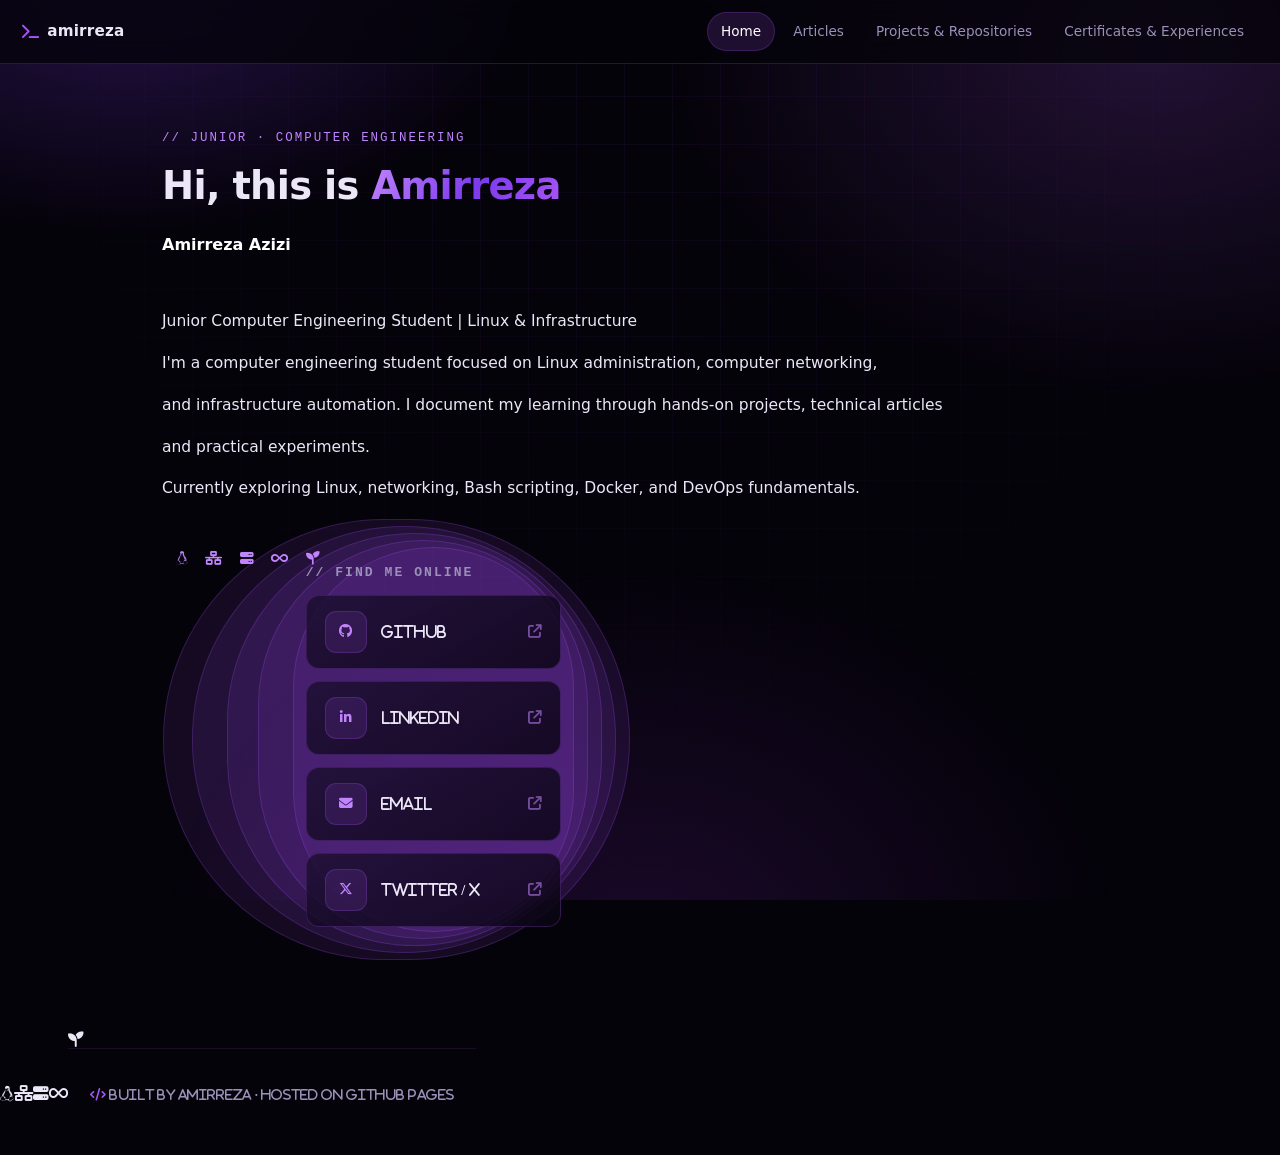
<file: index.html>
<!DOCTYPE html>
<html lang="en">
<head>
  <meta charset="UTF-8" />
  <meta name="viewport" content="width=device-width, initial-scale=1" />
  <title>Amirreza — Home</title>
  <meta name="description" content="Amirreza — a junior interested in Linux, Networking, Infrastructure and DevOps." />
  <link rel="stylesheet" href="https://cdnjs.cloudflare.com/ajax/libs/font-awesome/6.5.2/css/all.min.css" />
  <link rel="stylesheet" href="style.css" />
</head>
<body>

  <nav class="nav">
    <a href="index.html" class="nav-brand"><i class="fa-solid fa-terminal"></i> amirreza</a>
    <div class="nav-links">
      <a href="index.html" class="active" aria-current="page">Home</a>
      <a href="articles.html">Articles</a>
      <a href="repositories.html">Projects &amp; Repositories</a>
      <a href="certificates.html">Certificates &amp; Experiences</a>
    </div>
  </nav>

  <section class="section hero">
    <p class="eyebrow">// junior · computer engineering</p>

    <h1 class="hero-title">Hi, this is <span class="grad">Amirreza</span></h1>

    <p class="lead">
      <strong>Amirreza Azizi</strong>
      <p>Junior Computer Engineering Student | Linux & Infrastructure</p>
      <p>I'm a computer engineering student focused on Linux administration, computer networking,</p>
      <p>and infrastructure automation. I document my learning through hands-on projects, technical articles</p>
      <p>and practical experiments.</p>
      <p>Currently exploring Linux, networking, Bash scripting, Docker, and DevOps fundamentals.</p>
      <span class="chip"><i class="fa-brands fa-linux">
      <span class="chip"><i class="fa-solid fa-network-wired">
      <span class="chip"><i class="fa-solid fa-server">
      <span class="chip"><i class="fa-solid fa-infinity">
      <span class="chip"><i class="fa-solid fa-seedling">

    <p class="contact-heading">// find me online</p>
    <div class="contact-list">

      <a class="contact-item" href="https://github.com/amirow-unknown/" target="_blank" rel="noopener noreferrer">
        <span class="ico"><i class="fa-brands fa-github"></i></span>
        <span class="txt"><b>GitHub</b></span>
        <span class="go"><i class="fa-solid fa-arrow-up-right-from-square"></i></span>
      </a>

      <a class="contact-item" href="https://www.linkedin.com/in/amirrezaazizi1/" target="_blank" rel="noopener noreferrer">
        <span class="ico"><i class="fa-brands fa-linkedin-in"></i></span>
        <span class="txt"><b>LinkedIn</b></span>
        <span class="go"><i class="fa-solid fa-arrow-up-right-from-square"></i></span>
      </a>

      <a class="contact-item" href="mailto:amirazizioff@gmail.com">
        <span class="ico"><i class="fa-solid fa-envelope"></i></span>
        <span class="txt"><b>Email</b></span>
        <span class="go"><i class="fa-solid fa-arrow-up-right-from-square"></i></span>
      </a>

      <a class="contact-item" href="https://x.com/amirow_unknown" target="_blank" rel="noopener noreferrer">
        <span class="ico"><i class="fa-brands fa-x-twitter"></i></span>
        <span class="txt"><b>Twitter / X</b></span>
        <span class="go"><i class="fa-solid fa-arrow-up-right-from-square"></i></span>
      </a>

    </div>
  </section>

  <footer>
    <i class="fa-solid fa-code"></i> Built by Amirreza · hosted on GitHub Pages
  </footer>

</body>
</html>
</file>
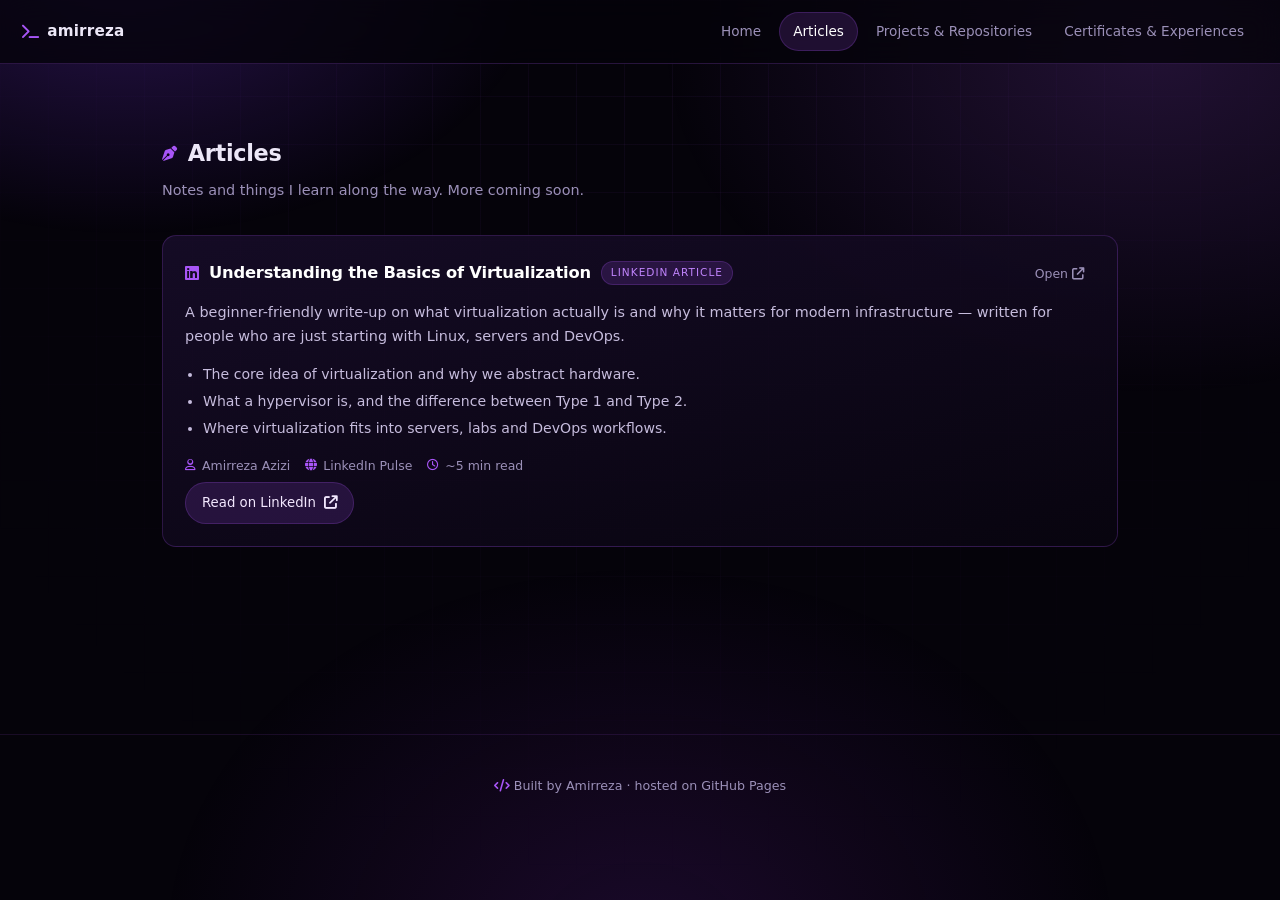
<file: articles.html>
<!DOCTYPE html>
<html lang="en">
<head>
  <meta charset="UTF-8" />
  <meta name="viewport" content="width=device-width, initial-scale=1" />
  <title>Articles — Amirreza</title>
  <meta name="description" content="Articles and notes by Amirreza about virtualization, Linux, networking and infrastructure." />
  <link rel="stylesheet" href="https://cdnjs.cloudflare.com/ajax/libs/font-awesome/6.5.2/css/all.min.css" />
  <link rel="stylesheet" href="style.css" />
</head>
<body>

  <nav class="nav">
    <a href="index.html" class="nav-brand"><i class="fa-solid fa-terminal"></i> amirreza</a>
    <div class="nav-links">
      <a href="index.html">Home</a>
      <a href="articles.html" class="active" aria-current="page">Articles</a>
      <a href="repositories.html">Projects &amp; Repositories</a>
      <a href="certificates.html">Certificates &amp; Experiences</a>
    </div>
  </nav>

  <section class="section">
    <h2 class="section-title"><i class="fa-solid fa-pen-nib"></i> Articles</h2>
    <p class="section-sub">Notes and things I learn along the way. More coming soon.</p>

    <div class="repo-list">

      <!-- ===== ARTICLE 1 ===== -->
      <article class="card">
        <div class="card-head">
          <i class="fa-brands fa-linkedin card-icon"></i>
          <h3>
            <a href="https://www.linkedin.com/pulse/understanding-basics-virtualization-amirreza-azizi-9ib1f/"
               target="_blank" rel="noopener noreferrer">
              Understanding the Basics of Virtualization
            </a>
          </h3>
          <span class="badge">LinkedIn article</span>
          <a class="open-link"
             href="https://www.linkedin.com/pulse/understanding-basics-virtualization-amirreza-azizi-9ib1f/"
             target="_blank" rel="noopener noreferrer">
            Open <i class="fa-solid fa-arrow-up-right-from-square"></i>
          </a>
        </div>

        <p class="card-desc">
          A beginner-friendly write-up on what virtualization actually is and why it matters
          for modern infrastructure — written for people who are just starting with Linux,
          servers and DevOps.
        </p>

        <!-- اگر جزئیات دقیق‌تری از مقاله می‌خوای، این لیست رو ویرایش کن -->
        <ul class="article-points">
          <li>The core idea of virtualization and why we abstract hardware.</li>
          <li>What a hypervisor is, and the difference between Type 1 and Type 2.</li>
          <li>Where virtualization fits into servers, labs and DevOps workflows.</li>
        </ul>

        <div class="card-meta">
          <span><i class="fa-regular fa-user"></i> Amirreza Azizi</span>
          <span><i class="fa-solid fa-globe"></i> LinkedIn Pulse</span>
          <span><i class="fa-regular fa-clock"></i> ~5 min read</span>
        </div>

        <a class="btn"
           href="https://www.linkedin.com/pulse/understanding-basics-virtualization-amirreza-azizi-9ib1f/"
           target="_blank" rel="noopener noreferrer">
          Read on LinkedIn <i class="fa-solid fa-arrow-up-right-from-square"></i>
        </a>
      </article>

    </div>
  </section>

  <footer>
    <i class="fa-solid fa-code"></i> Built by Amirreza · hosted on GitHub Pages
  </footer>

</body>
</html>
</file>
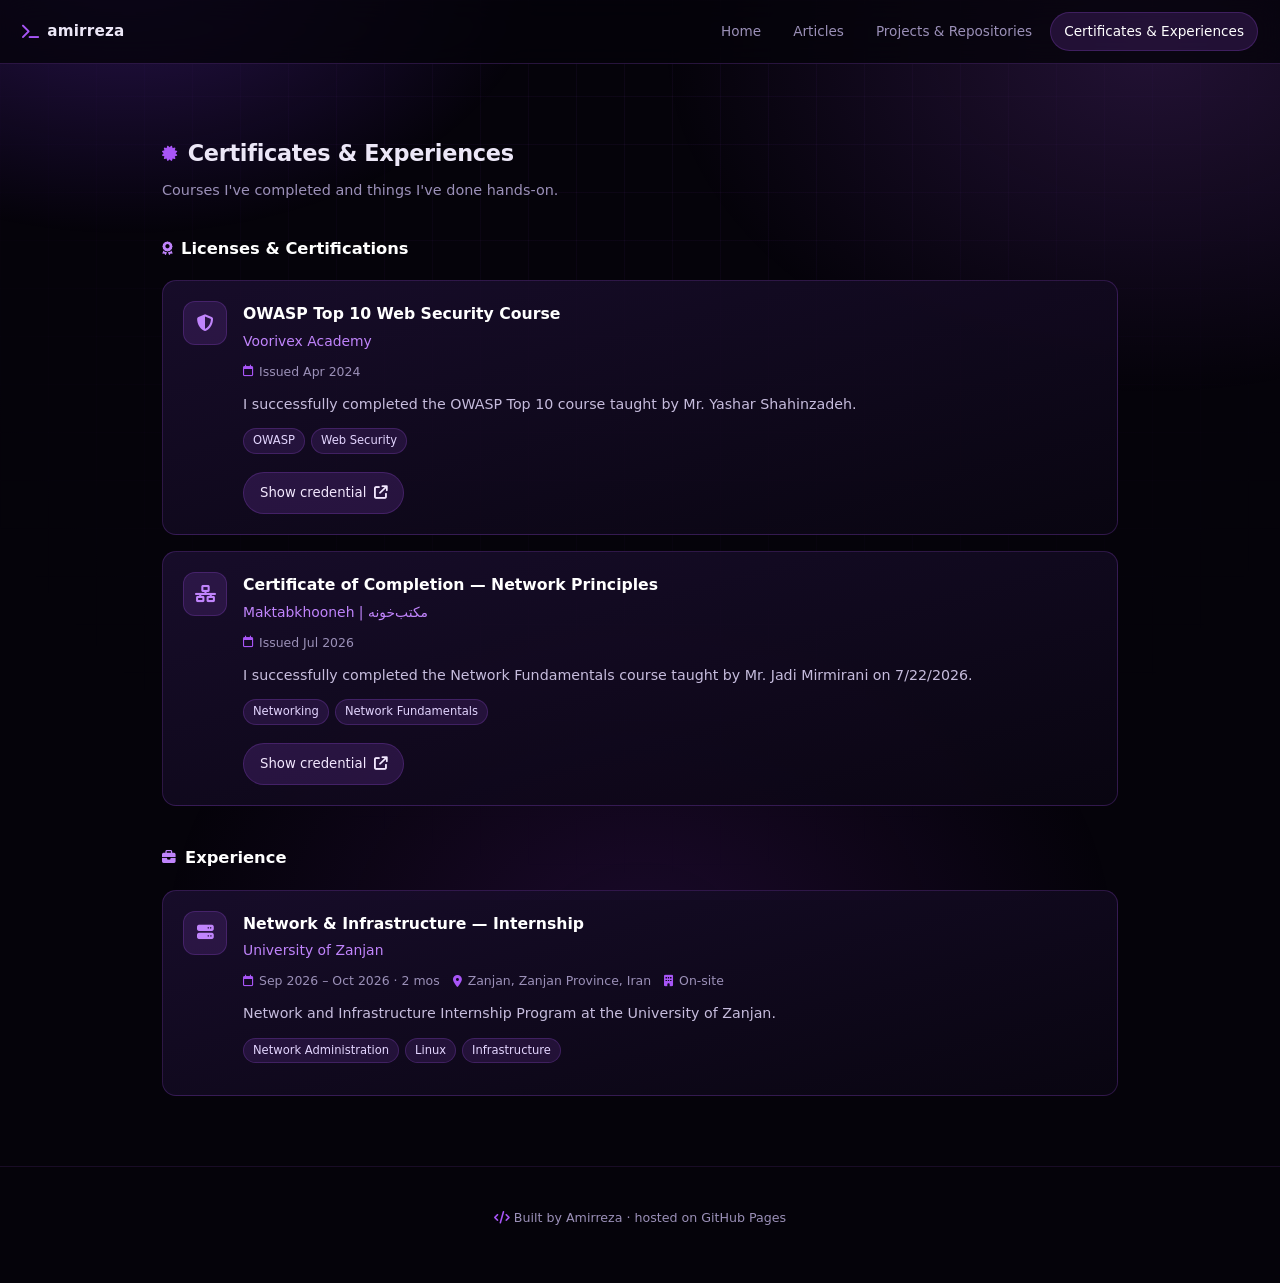
<file: certificates.html>
<!DOCTYPE html>
<html lang="en">
<head>
  <meta charset="UTF-8" />
  <meta name="viewport" content="width=device-width, initial-scale=1" />
  <title>Certificates &amp; Experiences — Amirreza</title>
  <meta name="description" content="Licenses, certifications and work experience of Amirreza." />
  <link rel="stylesheet" href="https://cdnjs.cloudflare.com/ajax/libs/font-awesome/6.5.2/css/all.min.css" />
  <link rel="stylesheet" href="style.css" />
</head>
<body>

  <nav class="nav">
    <a href="index.html" class="nav-brand"><i class="fa-solid fa-terminal"></i> amirreza</a>
    <div class="nav-links">
      <a href="index.html">Home</a>
      <a href="articles.html">Articles</a>
      <a href="repositories.html">Projects &amp; Repositories</a>
      <a href="certificates.html" class="active" aria-current="page">Certificates &amp; Experiences</a>
    </div>
  </nav>

  <section class="section">
    <h2 class="section-title"><i class="fa-solid fa-certificate"></i> Certificates &amp; Experiences</h2>
    <p class="section-sub">Courses I've completed and things I've done hands-on.</p>

    <!-- ================= CERTIFICATES ================= -->
    <h3 class="block-title"><i class="fa-solid fa-award"></i> Licenses &amp; Certifications</h3>

    <div class="entry-list">

      <!-- OWASP -->
      <article class="entry-card">
        <div class="entry-ico"><i class="fa-solid fa-shield-halved"></i></div>
        <div class="entry-body">
          <h4 class="entry-title">OWASP Top 10 Web Security Course</h4>
          <p class="entry-org">Voorivex Academy</p>

          <div class="entry-meta">
            <span><i class="fa-regular fa-calendar"></i> Issued Apr 2024</span>
          </div>

          <p class="entry-desc">
            I successfully completed the OWASP Top 10 course taught by Mr. Yashar Shahinzadeh.
          </p>

          <div class="skills">
            <span class="skill">OWASP</span>
            <span class="skill">Web Security</span>
          </div>

          <a class="btn" href="https://voorivex.academy/profile/oxinux" target="_blank" rel="noopener noreferrer">
            Show credential <i class="fa-solid fa-arrow-up-right-from-square"></i>
          </a>
        </div>
      </article>

      <!-- Network Principles -->
      <article class="entry-card">
        <div class="entry-ico"><i class="fa-solid fa-network-wired"></i></div>
        <div class="entry-body">
          <h4 class="entry-title">Certificate of Completion — Network Principles</h4>
          <p class="entry-org">Maktabkhooneh | مکتب‌خونه</p>

          <div class="entry-meta">
            <span><i class="fa-regular fa-calendar"></i> Issued Jul 2026</span>
          </div>

          <p class="entry-desc">
            I successfully completed the Network Fundamentals course taught by Mr. Jadi Mirmirani
            on 7/22/2026.
          </p>

          <div class="skills">
            <span class="skill">Networking</span>
            <span class="skill">Network Fundamentals</span>
          </div>

          <a class="btn" href="https://www.maktabkhooneh.org/certificates/MK-SUVO2G/" target="_blank" rel="noopener noreferrer">
            Show credential <i class="fa-solid fa-arrow-up-right-from-square"></i>
          </a>
        </div>
      </article>

    </div>

    <!-- ================= EXPERIENCE ================= -->
    <h3 class="block-title"><i class="fa-solid fa-briefcase"></i> Experience</h3>

    <div class="entry-list">

      <article class="entry-card">
        <div class="entry-ico"><i class="fa-solid fa-server"></i></div>
        <div class="entry-body">
          <h4 class="entry-title">Network &amp; Infrastructure — Internship</h4>
          <p class="entry-org">University of Zanjan</p>

          <div class="entry-meta">
            <span><i class="fa-regular fa-calendar"></i> Sep 2026 – Oct 2026 · 2 mos</span>
            <span><i class="fa-solid fa-location-dot"></i> Zanjan, Zanjan Province, Iran</span>
            <span><i class="fa-solid fa-building"></i> On-site</span>
          </div>

          <p class="entry-desc">
            Network and Infrastructure Internship Program at the University of Zanjan.
          </p>

          <div class="skills">
            <span class="skill">Network Administration</span>
            <span class="skill">Linux</span>
            <span class="skill">Infrastructure</span>
          </div>
        </div>
      </article>

    </div>
  </section>

  <footer>
    <i class="fa-solid fa-code"></i> Built by Amirreza · hosted on GitHub Pages
  </footer>

</body>
</html>
</file>
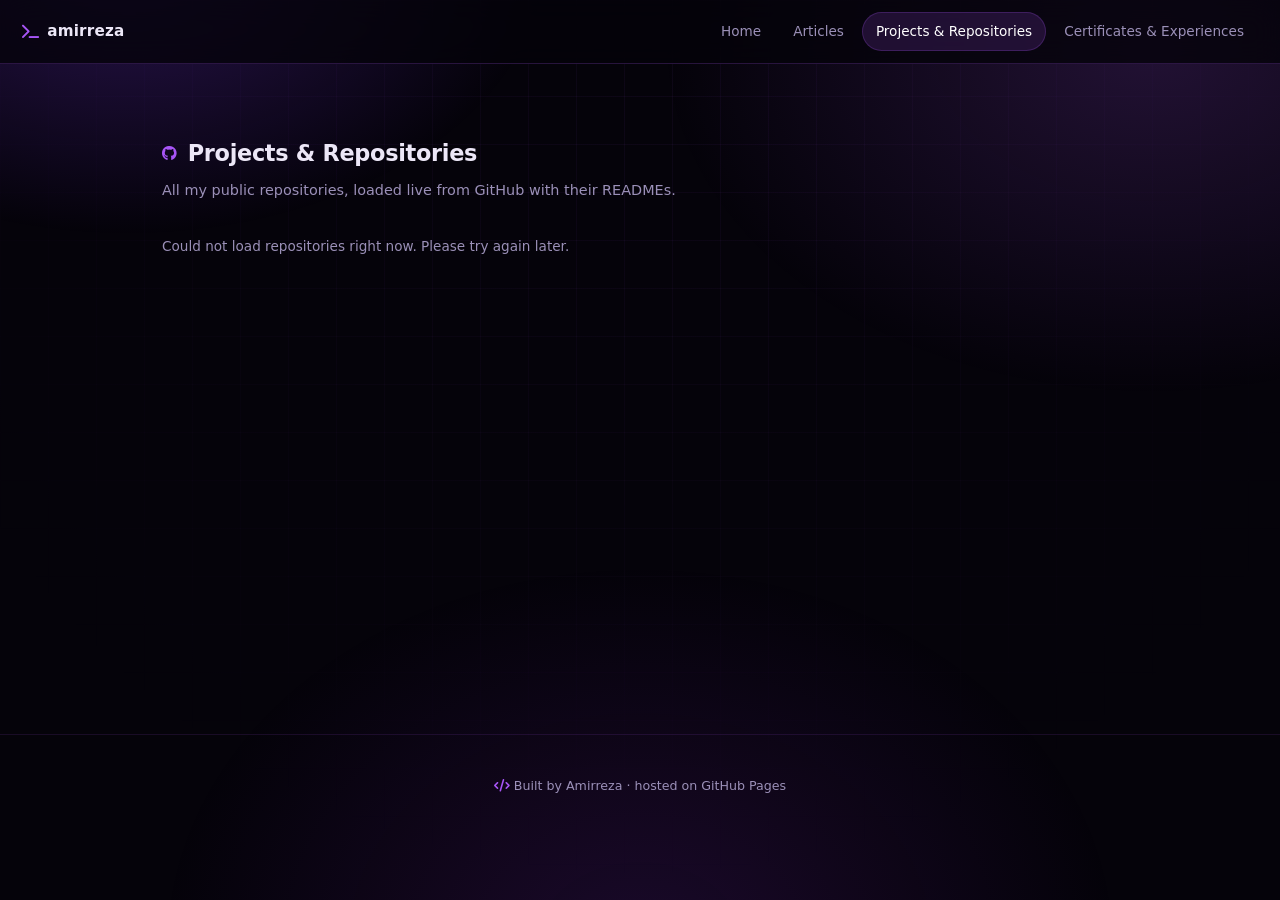
<file: repositories.html>
<!DOCTYPE html>
<html lang="en">
<head>
  <meta charset="UTF-8" />
  <meta name="viewport" content="width=device-width, initial-scale=1" />
  <title>Projects &amp; Repositories — Amirreza</title>
  <meta name="description" content="All public GitHub repositories by Amirreza, with their READMEs." />
  <link rel="stylesheet" href="https://cdnjs.cloudflare.com/ajax/libs/font-awesome/6.5.2/css/all.min.css" />
  <link rel="stylesheet" href="style.css" />
</head>
<body>

  <nav class="nav">
    <a href="index.html" class="nav-brand"><i class="fa-solid fa-terminal"></i> amirreza</a>
    <div class="nav-links">
      <a href="index.html">Home</a>
      <a href="articles.html">Articles</a>
      <a href="repositories.html" class="active" aria-current="page">Projects &amp; Repositories</a>
      <a href="certificates.html">Certificates &amp; Experiences</a>
    </div>
  </nav>

  <section class="section">
    <h2 class="section-title"><i class="fa-brands fa-github"></i> Projects &amp; Repositories</h2>
    <p class="section-sub">All my public repositories, loaded live from GitHub with their READMEs.</p>

    <p class="repos-status" id="repos-status">Loading repositories…</p>
    <div class="repo-list" id="repos-list"></div>
  </section>

  <footer>
    <i class="fa-solid fa-code"></i> Built by Amirreza · hosted on GitHub Pages
  </footer>

  <script>
    const GH_USER = 'amirow-unknown';

    const reposList   = document.getElementById('repos-list');
    const reposStatus = document.getElementById('repos-status');

    const LANG_COLORS = {
      JavaScript:'#f1e05a', TypeScript:'#3178c6', Python:'#3572A5', HTML:'#e34c26',
      CSS:'#563d7c', SCSS:'#c6538c', Shell:'#89e051', Bash:'#89e051', C:'#555555',
      'C++':'#f34b7d', 'C#':'#178600', Go:'#00ADD8', Rust:'#dea584', Java:'#b07219',
      PHP:'#4F5D95', Ruby:'#701516', Vue:'#41b883', Dockerfile:'#384d54',
      Makefile:'#427819', Lua:'#000080', Kotlin:'#A97BFF', Swift:'#F05138'
    };

    function fmtDate(iso){
      if (!iso) return '';
      try {
        return new Date(iso).toLocaleDateString('en', { year:'numeric', month:'short', day:'numeric' });
      } catch (e) { return ''; }
    }

    async function ghFetch(url, accept){
      const res = await fetch(url, { headers: { 'Accept': accept || 'application/vnd.github+json' } });
      if ((res.status === 403 || res.status === 429) && res.headers.get('x-ratelimit-remaining') === '0'){
        const reset = Number(res.headers.get('x-ratelimit-reset') || 0) * 1000;
        const err = new Error('RATE_LIMIT');
        err.reset = reset;
        throw err;
      }
      if (res.status === 404) throw new Error('NOT_FOUND');
      if (!res.ok) throw new Error('HTTP ' + res.status);
      return res;
    }

    async function withConcurrency(items, limit, worker){
      let i = 0;
      const runners = Array.from({ length: Math.min(limit, items.length) }, async () => {
        while (i < items.length){
          const item = items[i++];
          await worker(item);
        }
      });
      await Promise.all(runners);
    }

    function metaItem(iconClass, text){
      const span = document.createElement('span');
      const i = document.createElement('i');
      i.className = iconClass;
      span.appendChild(i);
      span.appendChild(document.createTextNode(text));
      return span;
    }

    function buildRepoCard(repo){
      const card = document.createElement('article');
      card.className = 'card';

      const head = document.createElement('div');
      head.className = 'card-head';

      const icon = document.createElement('i');
      icon.className = 'fa-brands fa-github card-icon';
      head.appendChild(icon);

      const h3 = document.createElement('h3');
      const link = document.createElement('a');
      link.href = repo.html_url;
      link.target = '_blank';
      link.rel = 'noopener noreferrer';
      link.textContent = repo.name;
      h3.appendChild(link);
      head.appendChild(h3);

      if (repo.fork){
        const b = document.createElement('span');
        b.className = 'badge';
        b.textContent = 'fork';
        head.appendChild(b);
      }
      if (repo.archived){
        const b = document.createElement('span');
        b.className = 'badge';
        b.textContent = 'archived';
        head.appendChild(b);
      }

      const open = document.createElement('a');
      open.className = 'open-link';
      open.href = repo.html_url;
      open.target = '_blank';
      open.rel = 'noopener noreferrer';
      open.innerHTML = 'Open <i class="fa-solid fa-arrow-up-right-from-square"></i>';
      head.appendChild(open);

      card.appendChild(head);

      const desc = document.createElement('p');
      desc.className = 'card-desc';
      desc.textContent = repo.description || 'No description provided.';
      card.appendChild(desc);

      const meta = document.createElement('div');
      meta.className = 'card-meta';

      if (repo.language){
        const lang = document.createElement('span');
        const dot = document.createElement('i');
        dot.className = 'dot';
        dot.style.background = LANG_COLORS[repo.language] || '#a855f7';
        lang.appendChild(dot);
        lang.appendChild(document.createTextNode(repo.language));
        meta.appendChild(lang);
      }

      meta.appendChild(metaItem('fa-regular fa-star', String(repo.stargazers_count)));
      meta.appendChild(metaItem('fa-solid fa-code-fork', String(repo.forks_count)));
      meta.appendChild(metaItem('fa-regular fa-clock', 'Updated ' + fmtDate(repo.pushed_at)));

      card.appendChild(meta);

      const readme = document.createElement('div');
      readme.className = 'readme';
      readme.id = 'readme-' + repo.id;
      readme.innerHTML = '<div class="readme-inner"><p class="readme-empty">Loading README…</p></div>';
      card.appendChild(readme);

      return card;
    }

    async function loadReadme(repo){
      const box = document.getElementById('readme-' + repo.id);
      if (!box) return;
      try {
        const res = await ghFetch(
          'https://api.github.com/repos/' + GH_USER + '/' + repo.name + '/readme',
          'application/vnd.github.html+json'
        );
        const html = await res.text();
        if (html && html.trim().length){
          box.innerHTML = '<div class="readme-inner">' + html + '</div>';
        } else {
          box.innerHTML = '<div class="readme-inner"><p class="readme-empty">This repository has no README.</p></div>';
        }
      } catch (err){
        let msg = 'Could not load README.';
        if (err.message === 'NOT_FOUND') msg = 'No README found for this repository.';
        else if (err.message === 'RATE_LIMIT') msg = 'GitHub API rate limit reached — please refresh in a bit.';
        box.innerHTML = '<div class="readme-inner"><p class="readme-empty">' + msg + '</p></div>';
      }
    }

    async function loadRepositories(){
      try {
        const res = await ghFetch(
          'https://api.github.com/users/' + GH_USER + '/repos?per_page=100&sort=pushed'
        );
        const all = await res.json();

        const repos = all
          .filter(r => !r.private)
          .sort((a, b) => new Date(b.pushed_at) - new Date(a.pushed_at));

        if (!repos.length){
          reposStatus.textContent = 'No public repositories yet.';
          return;
        }

        reposStatus.textContent =
          repos.length + ' public repositor' + (repos.length === 1 ? 'y' : 'ies') + ' · READMEs load automatically';

        repos.forEach(repo => reposList.appendChild(buildRepoCard(repo)));
        await withConcurrency(repos, 4, loadReadme);

      } catch (err){
        if (err.message === 'RATE_LIMIT'){
          const when = err.reset ? new Date(err.reset).toLocaleTimeString() : 'later';
          reposStatus.textContent = 'GitHub API rate limit reached. Repositories will load again after ' + when + '.';
        } else {
          reposStatus.textContent = 'Could not load repositories right now. Please try again later.';
        }
      }
    }

    document.addEventListener('DOMContentLoaded', loadRepositories);
  </script>
</body>
</html>
</file>
<file: style.css>
:root{
  --bg:#05030a;
  --purple:#a855f7;
  --purple-2:#7c3aed;
  --purple-3:#c084fc;
  --text:#ece7f7;
  --muted:#9b90b8;
  --border:rgba(168,85,247,.22);
  --radius:14px;
}

*{box-sizing:border-box}
html{scroll-behavior:smooth}

body{
  margin:0;
  background:var(--bg);
  color:var(--text);
  font-family:"Inter",system-ui,-apple-system,"Segoe UI",Roboto,Arial,sans-serif;
  font-size:15.5px;
  line-height:1.7;
  -webkit-font-smoothing:antialiased;
  overflow-x:hidden;
}

body::before{
  content:"";
  position:fixed; inset:0; z-index:-2;
  background:
    radial-gradient(600px 400px at 10% -5%, rgba(124,58,237,.30), transparent 70%),
    radial-gradient(700px 500px at 90% 5%, rgba(168,85,247,.18), transparent 70%),
    radial-gradient(680px 540px at 50% 105%, rgba(88,28,135,.26), transparent 70%);
}
body::after{
  content:"";
  position:fixed; inset:0; z-index:-1;
  background-image:
    linear-gradient(rgba(168,85,247,.055) 1px, transparent 1px),
    linear-gradient(90deg, rgba(168,85,247,.055) 1px, transparent 1px);
  background-size:48px 48px;
  -webkit-mask-image:radial-gradient(circle at 50% 12%, #000 0%, transparent 78%);
  mask-image:radial-gradient(circle at 50% 12%, #000 0%, transparent 78%);
  pointer-events:none;
}

a{color:var(--purple-3)}

/* ---------------- NAV (dashboard) ---------------- */
.nav{
  position:sticky; top:0; z-index:50;
  display:flex; align-items:center; justify-content:space-between;
  gap:14px; flex-wrap:wrap;
  padding:12px 22px;
  background:rgba(5,3,10,.78);
  backdrop-filter:blur(14px);
  -webkit-backdrop-filter:blur(14px);
  border-bottom:1px solid var(--border);
}
.nav-brand{
  display:flex; align-items:center; gap:8px;
  font-weight:800; font-size:.95rem; letter-spacing:.2px;
  color:var(--text); text-decoration:none;
}
.nav-brand i{color:var(--purple)}
.nav-links{display:flex; gap:4px; flex-wrap:wrap}
.nav-links a{
  color:var(--muted); text-decoration:none;
  font-size:.85rem; padding:7px 13px; border-radius:999px;
  transition:.2s; white-space:nowrap;
  border:1px solid transparent;
}
.nav-links a:hover{
  color:#fff; background:rgba(168,85,247,.13);
  border-color:var(--border);
}
.nav-links a.active{
  color:#fff; background:rgba(168,85,247,.16);
  border-color:var(--border);
}

/* ---------------- LAYOUT ---------------- */
.section{
  max-width:1000px; margin:0 auto;
  padding:70px 22px;
  min-height:calc(100vh - 230px);
}
.section-title{
  display:flex; align-items:center; gap:11px;
  font-size:1.4rem; margin:0 0 6px; letter-spacing:-.3px;
}
.section-title i{color:var(--purple); font-size:.95rem}
.section-sub{color:var(--muted); margin:0 0 32px; font-size:.9rem}

.block-title{
  display:flex; align-items:center; gap:9px;
  font-size:1.02rem; margin:38px 0 18px; color:#fff;
}
.block-title i{color:var(--purple-3); font-size:.85rem}
.block-title:first-of-type{margin-top:0}

/* ---------------- HERO ---------------- */
.hero{padding-top:64px}
.eyebrow{
  font-family:ui-monospace,SFMono-Regular,Menlo,Consolas,monospace;
  color:var(--purple-3); font-size:.78rem; letter-spacing:2px;
  text-transform:uppercase; margin:0 0 12px;
}
.hero-title{
  font-size:clamp(1.7rem,4.5vw,2.4rem);
  line-height:1.28; margin:0 0 18px; letter-spacing:-.7px;
}
.grad{
  background:linear-gradient(120deg,#c084fc,#7c3aed 55%,#a855f7);
  -webkit-background-clip:text; background-clip:text; color:transparent;
}
.lead{
  font-size:1rem; line-height:2.1;
  color:#d5cde8; max-width:760px; margin:0 0 46px;
}
.lead strong{color:#fff}

.chip{
  display:inline-flex; align-items:center; gap:6px;
  padding:4px 12px; margin:2px 1px;
  border-radius:999px;
  background:rgba(168,85,247,.10);
  border:1px solid var(--border);
  color:#e8dcff; font-size:.86rem; white-space:nowrap;
}
.chip i{color:var(--purple-3); font-size:.85rem}

/* ---------------- CONTACT ---------------- */
.contact-heading{
  font-size:.82rem; letter-spacing:2px; text-transform:uppercase;
  color:var(--muted); margin:0 0 16px;
  font-family:ui-monospace,SFMono-Regular,Menlo,Consolas,monospace;
}
.contact-list{
  display:grid; gap:12px;
  grid-template-columns:repeat(auto-fit,minmax(255px,1fr));
}
.contact-item{
  display:flex; align-items:center; gap:14px;
  padding:15px 18px; border-radius:13px;
  background:linear-gradient(150deg,rgba(28,15,48,.82),rgba(10,5,18,.82));
  border:1px solid var(--border);
  text-decoration:none; color:var(--text);
  transition:transform .22s, border-color .22s, box-shadow .22s;
}
.contact-item:hover{
  transform:translateY(-3px);
  border-color:rgba(192,132,252,.6);
  box-shadow:0 16px 36px -24px rgba(168,85,247,.95);
}
.contact-item .ico{
  flex:0 0 42px; width:42px; height:42px;
  display:grid; place-items:center;
  border-radius:11px; font-size:1.05rem;
  background:rgba(168,85,247,.14);
  border:1px solid var(--border);
  color:var(--purple-3);
}
.contact-item .txt{display:flex; flex-direction:column; min-width:0}
.contact-item .txt b{font-size:.9rem; font-weight:700}
.contact-item .txt span{
  font-size:.8rem; color:var(--muted);
  overflow:hidden; text-overflow:ellipsis; white-space:nowrap;
}
.contact-item .go{margin-left:auto; color:var(--purple); font-size:.8rem; opacity:.55}
.contact-item:hover .go{opacity:1}

/* ---------------- CARDS (articles / repos) ---------------- */
.card{
  border:1px solid var(--border);
  border-radius:var(--radius);
  background:linear-gradient(165deg,rgba(24,13,42,.86),rgba(9,5,16,.86));
  padding:22px;
  transition:border-color .25s, box-shadow .25s;
}
.card:hover{
  border-color:rgba(192,132,252,.45);
  box-shadow:0 22px 50px -32px rgba(168,85,247,.9);
}
.card-head{display:flex; align-items:center; gap:10px; flex-wrap:wrap}
.card-icon{color:var(--purple); font-size:1rem}
.card-head h3{margin:0; font-size:1.02rem; letter-spacing:-.2px}
.card-head h3 a{color:#fff; text-decoration:none}
.card-head h3 a:hover{color:var(--purple-3); text-decoration:underline}
.card-desc{margin:11px 0 14px; color:#c6bcdd; font-size:.9rem}
.card-meta{display:flex; flex-wrap:wrap; gap:15px; font-size:.78rem; color:var(--muted)}
.card-meta span{display:inline-flex; align-items:center; gap:6px}
.card-meta i{color:var(--purple); font-size:.75rem}
.card-meta .dot{
  width:9px; height:9px; border-radius:50%;
  display:inline-block; background:var(--purple);
  box-shadow:0 0 8px rgba(168,85,247,.8);
}

.badge{
  font-size:.66rem; text-transform:uppercase; letter-spacing:1px;
  padding:2px 9px; border-radius:999px;
  background:rgba(168,85,247,.16); color:var(--purple-3);
  border:1px solid var(--border);
}
.open-link{
  margin-left:auto; font-size:.78rem; color:var(--muted);
  text-decoration:none; padding:4px 10px; border-radius:999px;
  border:1px solid transparent; transition:.2s; white-space:nowrap;
}
.open-link:hover{color:#fff; border-color:var(--border); background:rgba(168,85,247,.12)}

.btn{
  display:inline-flex; align-items:center; gap:8px;
  margin-top:6px;
  padding:9px 16px; border-radius:999px;
  font-size:.83rem; text-decoration:none;
  color:#f3e8ff; background:rgba(168,85,247,.16);
  border:1px solid var(--border);
  transition:.2s;
}
.btn:hover{background:rgba(168,85,247,.28); color:#fff; border-color:rgba(192,132,252,.6)}

.article-points{
  margin:0 0 14px; padding-left:18px;
  color:#c6bcdd; font-size:.88rem;
}
.article-points li{margin:3px 0}

/* ---------------- REPOSITORIES ---------------- */
.repos-status{color:var(--muted); font-size:.85rem; margin:0 0 22px}
.repo-list{display:grid; gap:20px}

.readme{
  margin-top:16px;
  border:1px solid var(--border);
  border-radius:12px;
  background:rgba(6,3,12,.65);
  max-height:360px; overflow:auto;
  padding:2px 18px 14px;
  font-size:.88rem;
  scrollbar-width:thin;
  scrollbar-color:var(--purple-2) transparent;
}
.readme::-webkit-scrollbar{width:9px}
.readme::-webkit-scrollbar-thumb{background:rgba(124,58,237,.6); border-radius:99px}
.readme::-webkit-scrollbar-track{background:transparent}
.readme-inner{padding-top:14px}
.readme-inner > *:first-child{margin-top:0}
.readme h1,.readme h2,.readme h3,.readme h4{
  line-height:1.3; margin:1.3em 0 .55em; letter-spacing:-.3px;
}
.readme h1{font-size:1.3rem; border-bottom:1px solid var(--border); padding-bottom:.35em}
.readme h2{font-size:1.12rem; border-bottom:1px solid rgba(168,85,247,.12); padding-bottom:.3em}
.readme h3{font-size:.98rem}
.readme p,.readme li{color:#c9c0de}
.readme a{color:var(--purple-3)}
.readme img{max-width:100%; height:auto; border-radius:8px}
.readme code{
  background:rgba(168,85,247,.14); color:#e5d4ff;
  padding:.15em .45em; border-radius:5px;
  font-family:ui-monospace,SFMono-Regular,Menlo,Consolas,monospace;
  font-size:.86em;
}
.readme pre{
  background:rgba(0,0,0,.55); border:1px solid var(--border);
  padding:14px; border-radius:10px; overflow:auto;
}
.readme pre code{background:none; padding:0; color:#d7c9f5}
.readme blockquote{
  margin:1em 0; padding:.2em 1em;
  border-left:3px solid var(--purple-2); color:var(--muted);
}
.readme table{border-collapse:collapse; width:100%; font-size:.84rem}
.readme th,.readme td{border:1px solid var(--border); padding:7px 10px}
.readme hr{border:0; border-top:1px solid var(--border); margin:1.4em 0}
.readme-empty{color:var(--muted); font-size:.84rem; font-style:italic; margin:14px 0}

/* ---------------- CERTIFICATES / EXPERIENCE ---------------- */
.entry-list{display:grid; gap:16px}
.entry-card{
  display:flex; gap:16px;
  padding:20px;
  border:1px solid var(--border);
  border-radius:var(--radius);
  background:linear-gradient(165deg,rgba(26,14,46,.88),rgba(10,6,18,.88));
  transition:border-color .25s, box-shadow .25s;
}
.entry-card:hover{
  border-color:rgba(192,132,252,.45);
  box-shadow:0 22px 48px -32px rgba(168,85,247,.9);
}
.entry-ico{
  flex:0 0 44px; width:44px; height:44px;
  display:grid; place-items:center;
  border-radius:12px; font-size:1.05rem;
  background:rgba(168,85,247,.14);
  border:1px solid var(--border);
  color:var(--purple-3);
}
.entry-body{flex:1; min-width:0}
.entry-title{margin:0 0 2px; font-size:.98rem; font-weight:700; color:#fff}
.entry-org{margin:0; font-size:.87rem; color:var(--purple-3)}
.entry-meta{
  display:flex; flex-wrap:wrap; gap:13px;
  margin:7px 0 10px; font-size:.78rem; color:var(--muted);
}
.entry-meta span{display:inline-flex; align-items:center; gap:6px}
.entry-meta i{color:var(--purple); font-size:.74rem}
.entry-desc{margin:0 0 12px; color:#c6bcdd; font-size:.89rem}
.skills{display:flex; flex-wrap:wrap; gap:6px; margin-bottom:12px}
.skill{
  font-size:.72rem; padding:2px 9px; border-radius:999px;
  background:rgba(168,85,247,.13);
  border:1px solid var(--border);
  color:#e3d5ff;
}

/* ---------------- EMPTY STATE ---------------- */
.empty-state{
  text-align:center;
  border:1px dashed rgba(168,85,247,.35);
  border-radius:var(--radius);
  background:linear-gradient(160deg,rgba(124,58,237,.1),rgba(12,6,22,.6));
  padding:56px 22px;
}
.empty-state i{
  font-size:1.9rem; color:var(--purple);
  display:block; margin-bottom:16px;
  filter:drop-shadow(0 0 18px rgba(168,85,247,.55));
}
.empty-state h3{margin:0 0 8px; font-size:1.05rem}
.empty-state p{margin:0 auto; max-width:440px; color:var(--muted); font-size:.89rem}

/* ---------------- FOOTER ---------------- */
footer{
  text-align:center; padding:40px 22px 54px;
  color:var(--muted); font-size:.79rem;
  border-top:1px solid rgba(168,85,247,.12);
}
footer i{color:var(--purple)}

@media (max-width:600px){
  body{font-size:15px}
  .nav{padding:11px 15px; gap:10px}
  .nav-brand{font-size:.9rem}
  .nav-links a{padding:6px 9px; font-size:.78rem}
  .section{padding:52px 17px}
  .hero{padding-top:46px}
  .readme{max-height:300px; padding:2px 14px 12px}
  .entry-card{flex-direction:column; gap:12px}
}

@media (prefers-reduced-motion:reduce){
  html{scroll-behavior:auto}
  *{transition:none !important; animation:none !important}
}
</file>
